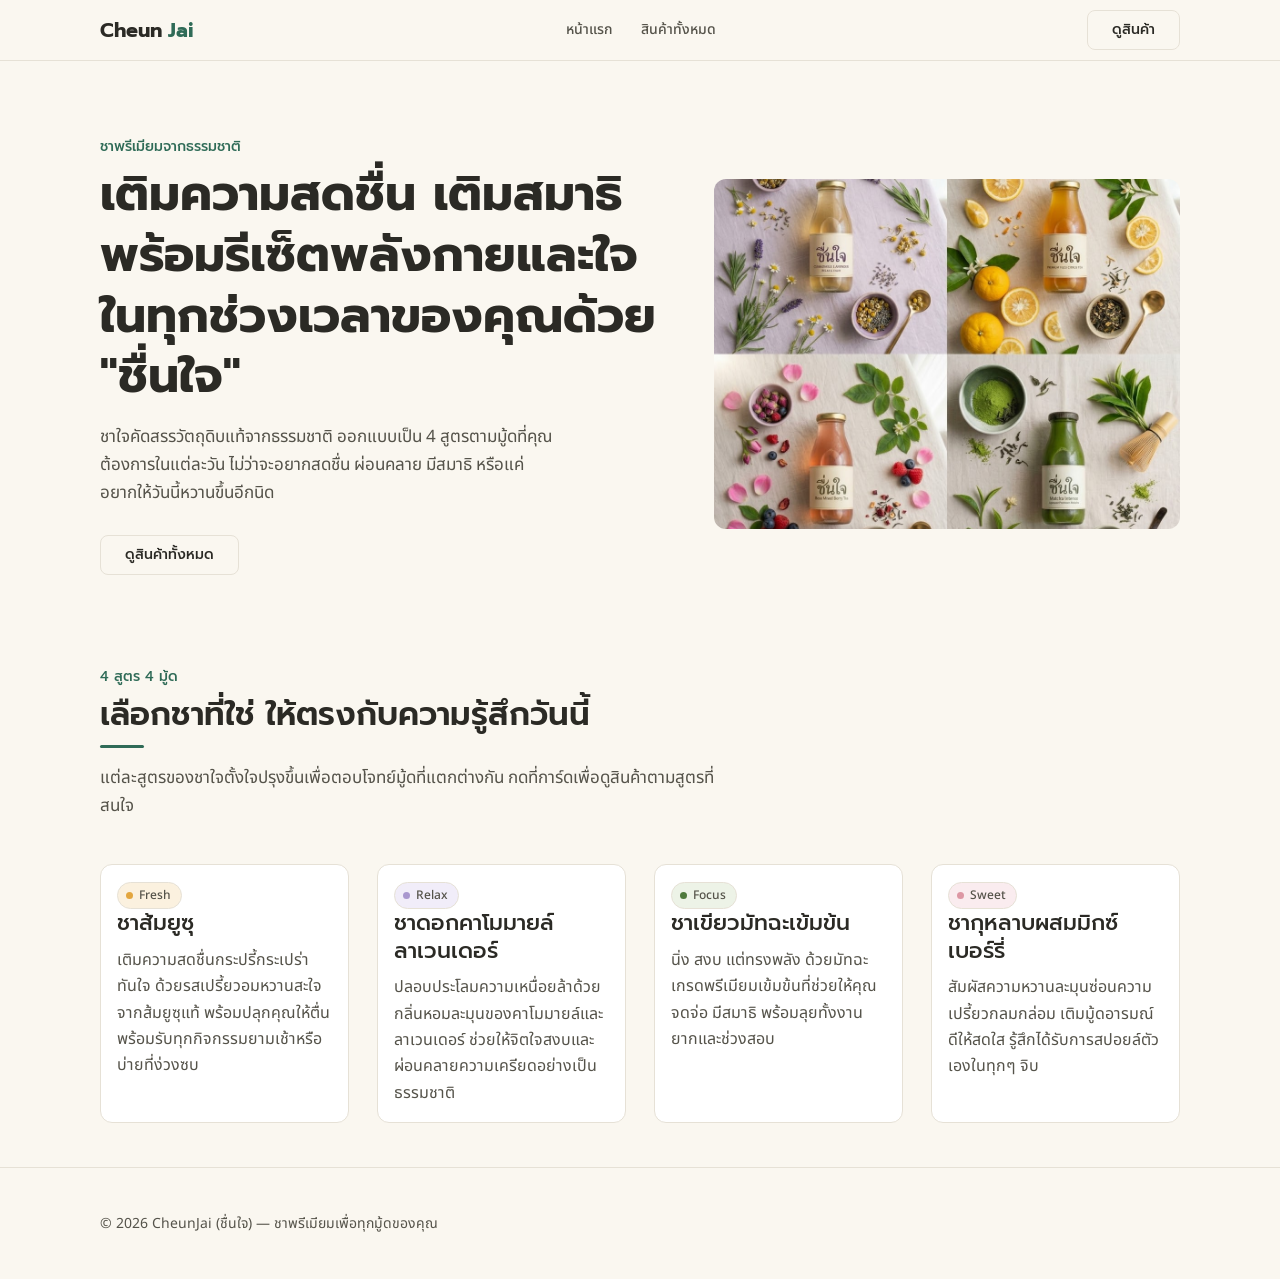
<file: index.html>
<!DOCTYPE html>
<html lang="th">
<head>
  <meta charset="UTF-8">
  <meta name="viewport" content="width=device-width, initial-scale=1.0">
  <title>CheunJai ชื่นใจ — ชาพรีเมียมเพื่อทุกมู้ดของคุณ</title>
  <meta name="description" content="ชาพรีเมียมจากธรรมชาติ 4 สูตร 4 มู้ด Fresh, Relax, Focus, Sweet เติมความสดชื่นและสมดุลให้ทุกวันของคุณ">
  <link rel="stylesheet" href="style.css">
</head>
<body>

  <header class="site-header">
    <div class="container site-header__inner">
      <a href="index.html" class="brand">Cheun<span>Jai</span></a>
      <nav class="nav-links" aria-label="เมนูหลัก">
        <a href="index.html">หน้าแรก</a>
        <a href="product.html">สินค้าทั้งหมด</a>
      </nav>
      <a href="product.html" class="btn btn-secondary">ดูสินค้า</a>
    </div>
  </header>

  <main>

    <!-- Hero -->
    <section class="hero">
      <div class="container hero__grid">
        <div>
          <span class="eyebrow">ชาพรีเมียมจากธรรมชาติ</span>
          <h1>เติมความสดชื่น เติมสมาธิ พร้อมรีเซ็ตพลังกายและใจในทุกช่วงเวลาของคุณด้วย "ชื่นใจ"</h1>
          <p class="hero__lede">ชาใจคัดสรรวัตถุดิบแท้จากธรรมชาติ ออกแบบเป็น 4 สูตรตามมู้ดที่คุณต้องการในแต่ละวัน ไม่ว่าจะอยากสดชื่น ผ่อนคลาย มีสมาธิ หรือแค่อยากให้วันนี้หวานขึ้นอีกนิด</p>
          <div class="hero__actions">
            <a href="product.html" class="btn btn-secondary">ดูสินค้าทั้งหมด</a>
          </div>
        </div>
        <div class="hero__media">
          <img src="hero.jpg" alt="เครื่องดื่มชาพรีเมียม CheunJai วางเรียงพร้อมเสิร์ฟ" loading="lazy">
        </div>
      </div>
    </section>

    <!-- Mood recipes -->
    <section class="section section--tight">
      <div class="container">
        <div class="section-intro">
          <span class="eyebrow">4 สูตร 4 มู้ด</span>
          <h2>เลือกชาที่ใช่ ให้ตรงกับความรู้สึกวันนี้</h2>
          <div class="rule-accent"></div>
          <p>แต่ละสูตรของชาใจตั้งใจปรุงขึ้นเพื่อตอบโจทย์มู้ดที่แตกต่างกัน กดที่การ์ดเพื่อดูสินค้าตามสูตรที่สนใจ</p>
        </div>

        <div class="grid grid--products">

          <a href="product.html?mood=fresh" class="card" data-mood="fresh">
            <span class="mood-tag mood-fresh">Fresh</span>
            <h3>ชาส้มยูซุ</h3>
            <p>เติมความสดชื่นกระปรี้กระเปร่าทันใจ ด้วยรสเปรี้ยวอมหวานสะใจจากส้มยูซุแท้ พร้อมปลุกคุณให้ตื่นพร้อมรับทุกกิจกรรมยามเช้าหรือบ่ายที่ง่วงซบ</p>
          </a>

          <a href="product.html?mood=relax" class="card" data-mood="relax">
            <span class="mood-tag mood-relax">Relax</span>
            <h3>ชาดอกคาโมมายล์ลาเวนเดอร์</h3>
            <p>ปลอบประโลมความเหนื่อยล้าด้วยกลิ่นหอมละมุนของคาโมมายล์และลาเวนเดอร์ ช่วยให้จิตใจสงบและผ่อนคลายความเครียดอย่างเป็นธรรมชาติ</p>
          </a>

          <a href="product.html?mood=focus" class="card" data-mood="focus">
            <span class="mood-tag mood-focus">Focus</span>
            <h3>ชาเขียวมัทฉะเข้มข้น</h3>
            <p>นิ่ง สงบ แต่ทรงพลัง ด้วยมัทฉะเกรดพรีเมียมเข้มข้นที่ช่วยให้คุณจดจ่อ มีสมาธิ พร้อมลุยทั้งงานยากและช่วงสอบ</p>
          </a>

          <a href="product.html?mood=sweet" class="card" data-mood="sweet">
            <span class="mood-tag mood-sweet">Sweet</span>
            <h3>ชากุหลาบผสมมิกซ์เบอร์รี่</h3>
            <p>สัมผัสความหวานละมุนซ่อนความเปรี้ยวกลมกล่อม เติมมู้ดอารมณ์ดีให้สดใส รู้สึกได้รับการสปอยล์ตัวเองในทุกๆ จิบ</p>
          </a>

        </div>
      </div>
    </section>

  </main>

  <footer class="site-footer">
    <div class="container">
      <p>© 2026 CheunJai (ชื่นใจ) — ชาพรีเมียมเพื่อทุกมู้ดของคุณ</p>
    </div>
  </footer>

  <script src="script.js" defer></script>
</body>
</html>
</file>
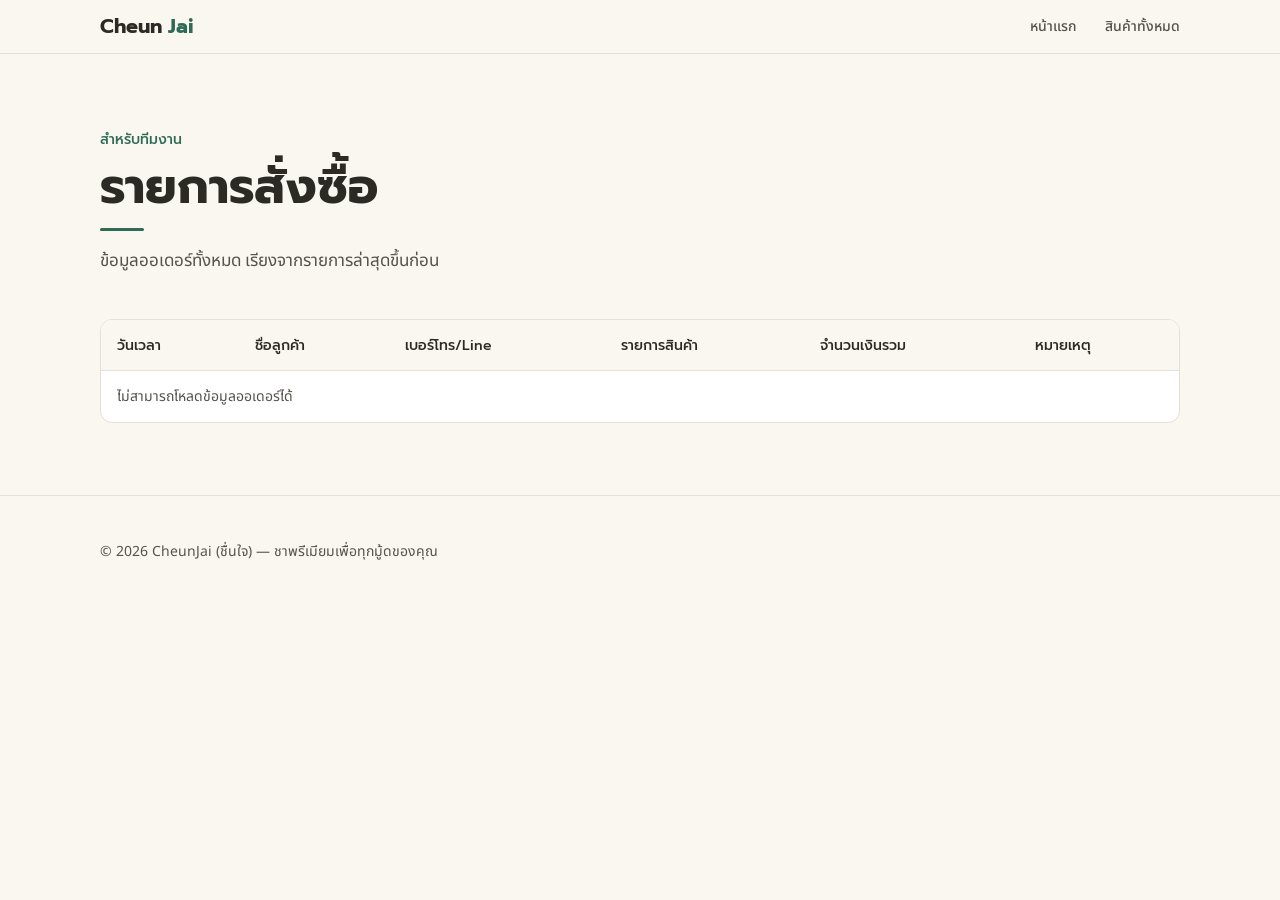
<file: admin.html>
<!DOCTYPE html>
<html lang="th">
<head>
  <meta charset="UTF-8">
  <meta name="viewport" content="width=device-width, initial-scale=1.0">
  <title>รายการสั่งซื้อ (Admin) — CheunJai ชื่นใจ</title>
  <link rel="stylesheet" href="style.css">
</head>
<body>

  <header class="site-header">
    <div class="container site-header__inner">
      <a href="index.html" class="brand">Cheun<span>Jai</span></a>
      <nav class="nav-links" aria-label="เมนูหลัก">
        <a href="index.html">หน้าแรก</a>
        <a href="product.html">สินค้าทั้งหมด</a>
      </nav>
    </div>
  </header>

  <main>
    <section class="section">
      <div class="container">

        <div class="section-intro">
          <span class="eyebrow">สำหรับทีมงาน</span>
          <h1>รายการสั่งซื้อ</h1>
          <div class="rule-accent"></div>
          <p>ข้อมูลออเดอร์ทั้งหมด เรียงจากรายการล่าสุดขึ้นก่อน</p>
        </div>

        <div class="table-wrap">
          <table id="ordersTable" class="data-table">
            <thead>
              <tr>
                <th>วันเวลา</th>
                <th>ชื่อลูกค้า</th>
                <th>เบอร์โทร/Line</th>
                <th>รายการสินค้า</th>
                <th>จำนวนเงินรวม</th>
                <th>หมายเหตุ</th>
              </tr>
            </thead>
            <tbody></tbody>
          </table>
        </div>

      </div>
    </section>
  </main>

  <footer class="site-footer">
    <div class="container">
      <p>© 2026 CheunJai (ชื่นใจ) — ชาพรีเมียมเพื่อทุกมู้ดของคุณ</p>
    </div>
  </footer>

  <script src="script.js" defer></script>
</body>
</html>
</file>
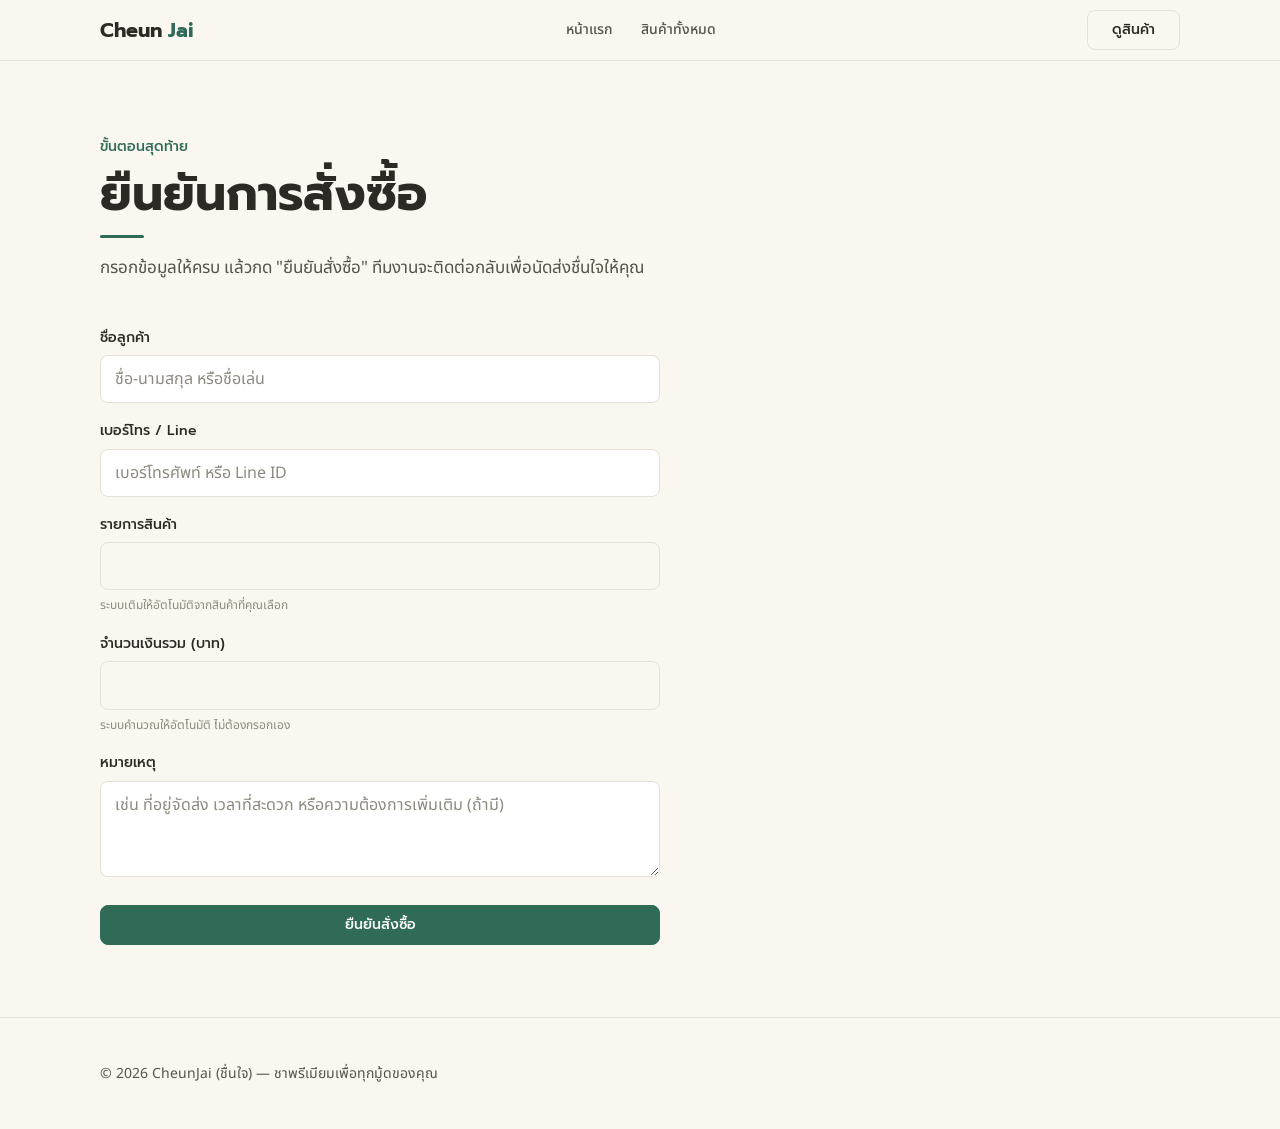
<file: order.html>
<!DOCTYPE html>
<html lang="th">
<head>
  <meta charset="UTF-8">
  <meta name="viewport" content="width=device-width, initial-scale=1.0">
  <title>ยืนยันการสั่งซื้อ — CheunJai ชื่นใจ</title>
  <meta name="description" content="กรอกข้อมูลเพื่อยืนยันการสั่งซื้อชาพรีเมียม CheunJai ชื่นใจ">
  <link rel="stylesheet" href="style.css">
</head>
<body>

  <header class="site-header">
    <div class="container site-header__inner">
      <a href="index.html" class="brand">Cheun<span>Jai</span></a>
      <nav class="nav-links" aria-label="เมนูหลัก">
        <a href="index.html">หน้าแรก</a>
        <a href="product.html">สินค้าทั้งหมด</a>
      </nav>
      <a href="product.html" class="btn btn-secondary">ดูสินค้า</a>
    </div>
  </header>

  <main>
    <section class="section">
      <div class="container">

        <div class="section-intro">
          <span class="eyebrow">ขั้นตอนสุดท้าย</span>
          <h1>ยืนยันการสั่งซื้อ</h1>
          <div class="rule-accent"></div>
          <p>กรอกข้อมูลให้ครบ แล้วกด "ยืนยันสั่งซื้อ" ทีมงานจะติดต่อกลับเพื่อนัดส่งชื่นใจให้คุณ</p>
        </div>

        <form id="orderForm" class="form" novalidate>

          <div class="form-field">
            <label for="customerName">ชื่อลูกค้า</label>
            <input type="text" id="customerName" name="customerName" placeholder="ชื่อ-นามสกุล หรือชื่อเล่น" required>
          </div>

          <div class="form-field">
            <label for="contact">เบอร์โทร / Line</label>
            <input type="text" id="contact" name="contact" placeholder="เบอร์โทรศัพท์ หรือ Line ID" required>
          </div>

          <div class="form-field">
            <label for="items">รายการสินค้า</label>
            <input type="text" id="items" name="items" readonly>
            <span class="hint">ระบบเติมให้อัตโนมัติจากสินค้าที่คุณเลือก</span>
          </div>

          <div class="form-field">
            <label for="total">จำนวนเงินรวม (บาท)</label>
            <input type="text" id="total" name="total" readonly>
            <span class="hint">ระบบคำนวณให้อัตโนมัติ ไม่ต้องกรอกเอง</span>
          </div>

          <div class="form-field">
            <label for="note">หมายเหตุ</label>
            <textarea id="note" name="note" placeholder="เช่น ที่อยู่จัดส่ง เวลาที่สะดวก หรือความต้องการเพิ่มเติม (ถ้ามี)"></textarea>
          </div>

          <div class="form-actions">
            <button type="submit" class="btn btn-primary btn-block">ยืนยันสั่งซื้อ</button>
          </div>

        </form>

      </div>
    </section>
  </main>

  <footer class="site-footer">
    <div class="container">
      <p>© 2026 CheunJai (ชื่นใจ) — ชาพรีเมียมเพื่อทุกมู้ดของคุณ</p>
    </div>
  </footer>

  <script src="script.js" defer></script>
</body>
</html>
</file>
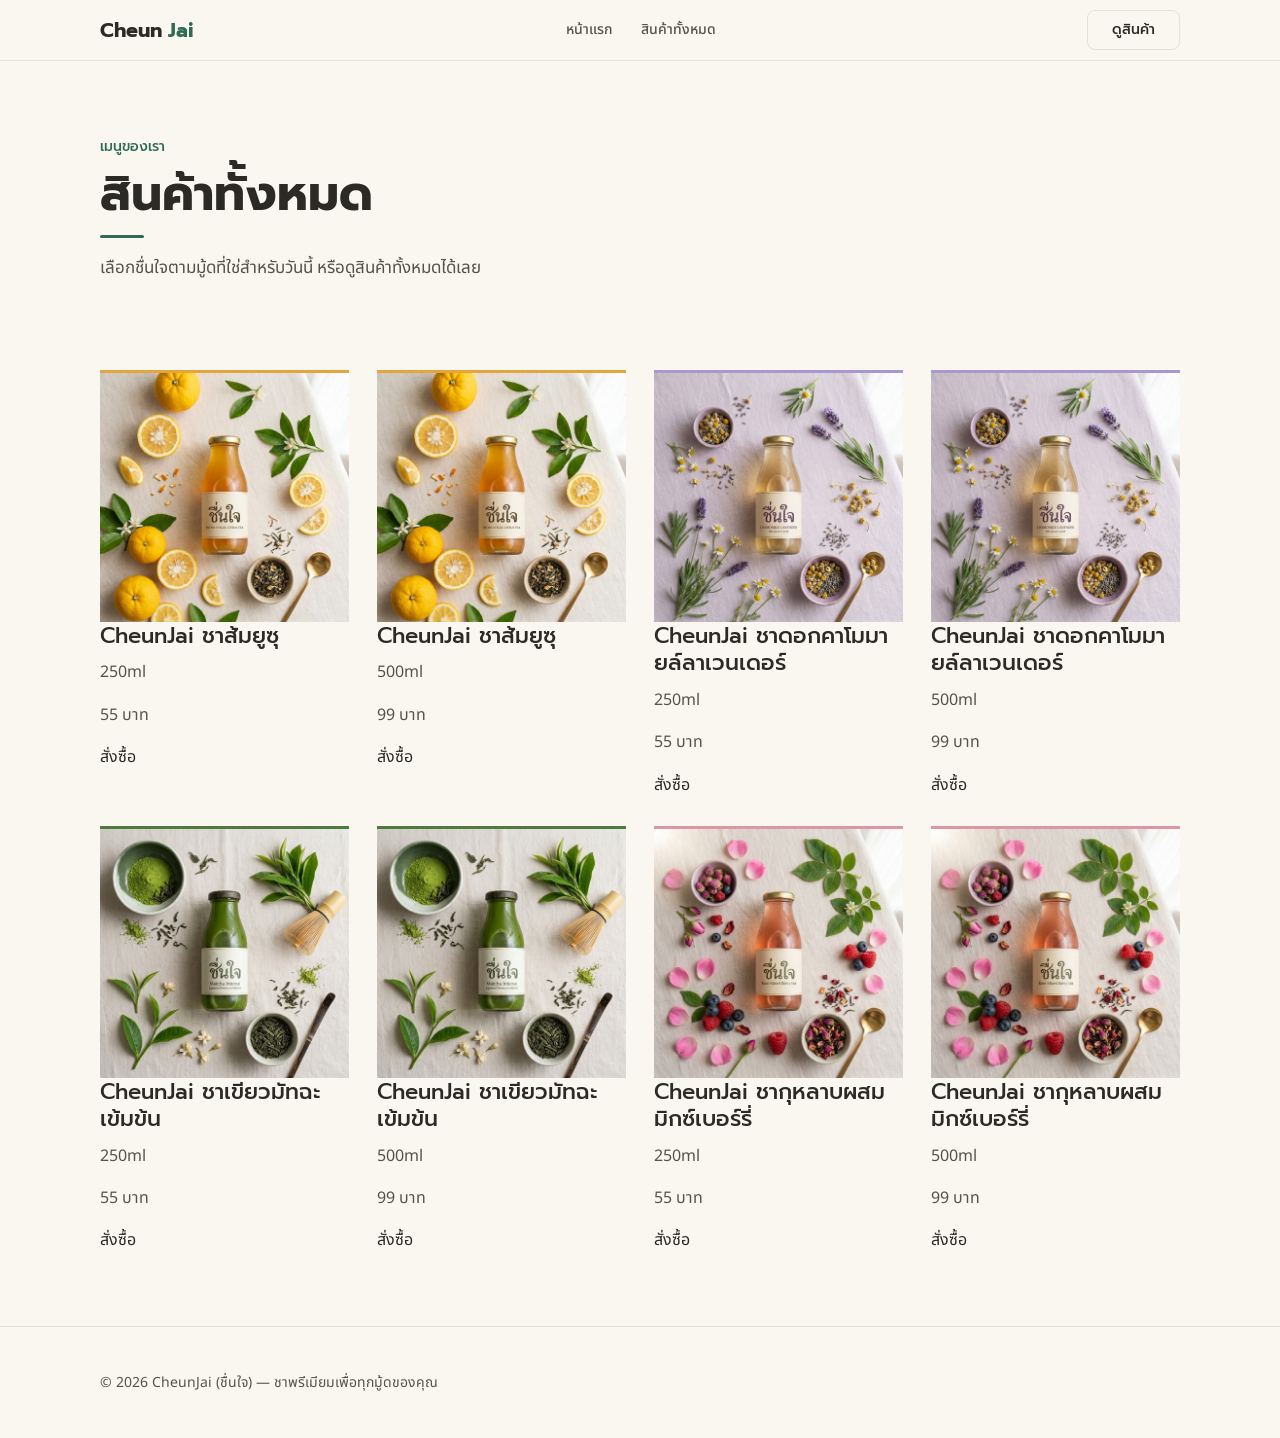
<file: product.html>
<!DOCTYPE html>
<html lang="th">
<head>
  <meta charset="UTF-8">
  <meta name="viewport" content="width=device-width, initial-scale=1.0">
  <title>สินค้าทั้งหมด — CheunJai ชื่นใจ</title>
  <meta name="description" content="เลือกซื้อชาพรีเมียม CheunJai ชื่นใจ ครบทั้ง 4 สูตร Fresh, Relax, Focus, Sweet ทั้งไซส์เล็กและใหญ่">
  <link rel="stylesheet" href="style.css">
</head>
<body>

  <header class="site-header">
    <div class="container site-header__inner">
      <a href="index.html" class="brand">Cheun<span>Jai</span></a>
      <nav class="nav-links" aria-label="เมนูหลัก">
        <a href="index.html">หน้าแรก</a>
        <a href="product.html">สินค้าทั้งหมด</a>
      </nav>
      <a href="product.html" class="btn btn-secondary">ดูสินค้า</a>
    </div>
  </header>

  <main>
    <section class="section">
      <div class="container">

        <div class="section-intro">
          <span class="eyebrow">เมนูของเรา</span>
          <h1>สินค้าทั้งหมด</h1>
          <div class="rule-accent"></div>
          <p>เลือกชื่นใจตามมู้ดที่ใช่สำหรับวันนี้ หรือดูสินค้าทั้งหมดได้เลย</p>
        </div>

        <div id="filter-bar" style="display:flex;flex-wrap:wrap;gap:var(--space-xs);margin-bottom:var(--space-lg);"></div>

        <div id="product-list" class="grid grid--products"></div>

      </div>
    </section>
  </main>

  <footer class="site-footer">
    <div class="container">
      <p>© 2026 CheunJai (ชื่นใจ) — ชาพรีเมียมเพื่อทุกมู้ดของคุณ</p>
    </div>
  </footer>

  <script src="script.js" defer></script>
</body>
</html>
</file>
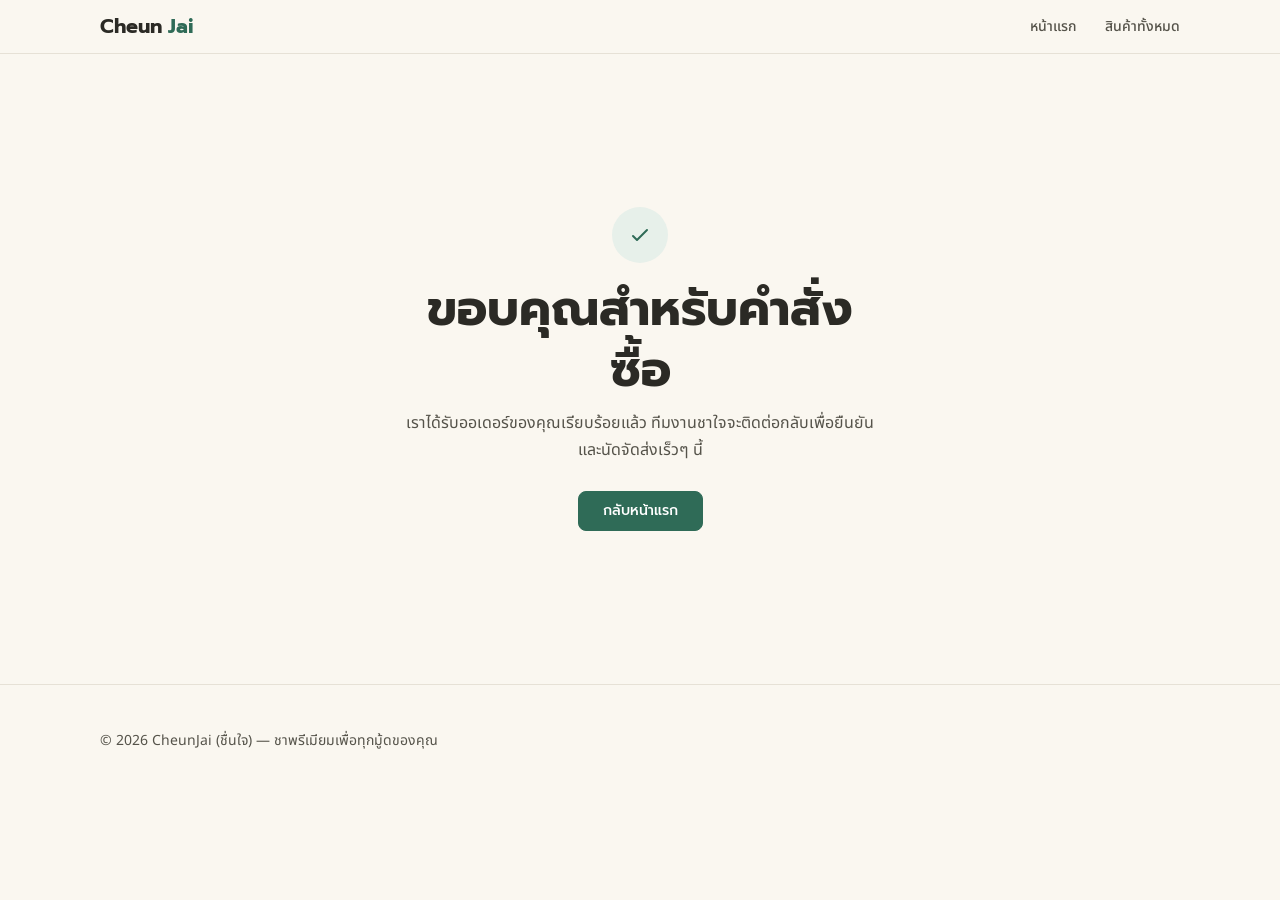
<file: thankyou.html>
<!DOCTYPE html>
<html lang="th">
<head>
  <meta charset="UTF-8">
  <meta name="viewport" content="width=device-width, initial-scale=1.0">
  <title>ขอบคุณสำหรับคำสั่งซื้อ — CheunJai ชื่นใจ</title>
  <link rel="stylesheet" href="style.css">
</head>
<body>

  <header class="site-header">
    <div class="container site-header__inner">
      <a href="index.html" class="brand">Cheun<span>Jai</span></a>
      <nav class="nav-links" aria-label="เมนูหลัก">
        <a href="index.html">หน้าแรก</a>
        <a href="product.html">สินค้าทั้งหมด</a>
      </nav>
    </div>
  </header>

  <main>
    <section class="state-page">
      <div class="state-page__inner">
        <div class="state-page__icon" aria-hidden="true">
          <svg width="24" height="24" viewBox="0 0 24 24" fill="none" xmlns="http://www.w3.org/2000/svg">
            <path d="M5 13l4 4L19 7" stroke="currentColor" stroke-width="2" stroke-linecap="round" stroke-linejoin="round"/>
          </svg>
        </div>
        <h1>ขอบคุณสำหรับคำสั่งซื้อ</h1>
        <p>เราได้รับออเดอร์ของคุณเรียบร้อยแล้ว ทีมงานชาใจจะติดต่อกลับเพื่อยืนยันและนัดจัดส่งเร็วๆ นี้</p>
        <div class="hero__actions" style="justify-content:center;margin-top:var(--space-md);">
          <a href="index.html" class="btn btn-primary">กลับหน้าแรก</a>
        </div>
      </div>
    </section>
  </main>

  <footer class="site-footer">
    <div class="container">
      <p>© 2026 CheunJai (ชื่นใจ) — ชาพรีเมียมเพื่อทุกมู้ดของคุณ</p>
    </div>
  </footer>

</body>
</html>
</file>
<file: style.css>
/* =========================================================
   ChaJai (ชาใจ) — Shared Theme
   Premium, breathable, herbal-wellness look.
   Base: warm off-white / cream. Accent: deep herbal mint green.
   Mood colors are used sparingly (dots, thin borders, small
   labels) — never as full card backgrounds.
   ========================================================= */

@import url('https://fonts.googleapis.com/css2?family=Prompt:wght@400;500;600;700&family=Noto+Sans+Thai:wght@300;400;500;600;700&display=swap');

:root {
  /* ---- Core palette ---- */
  --color-cream: #FAF7F0;       /* page background */
  --color-white: #FFFFFF;       /* card / surface background */
  --color-ink: #2B2A25;         /* primary text, warm near-black */
  --color-ink-soft: #55534A;    /* secondary text */
  --color-ink-faint: #8C8A7E;   /* tertiary text, placeholders */
  --color-line: #E6E1D6;        /* hairline borders */
  --color-mint: #2F6B57;        /* brand accent — herbal mint green */
  --color-mint-dark: #234F41;   /* accent hover / pressed */
  --color-mint-tint: #E7F0EA;   /* soft mint background wash */

  /* ---- Mood accents (used as small touches only) ---- */
  --mood-fresh: #E3A63F;   /* ยูซุ เหลือง-ส้มอ่อน */
  --mood-relax: #A997CF;   /* ลาเวนเดอร์อ่อน */
  --mood-focus: #4F7A3D;   /* มัทฉะเข้ม */
  --mood-sweet: #DD97A4;   /* กุหลาบชมพูอ่อน */

  --mood-fresh-tint: #FBF1DF;
  --mood-relax-tint: #F1EDF9;
  --mood-focus-tint: #EDF3E7;
  --mood-sweet-tint: #FAECEF;

  /* ---- Typography ---- */
  --font-heading: 'Prompt', 'Noto Sans Thai', sans-serif;
  --font-body: 'Noto Sans Thai', 'Prompt', sans-serif;

  --fs-h1: clamp(2rem, 1.6rem + 1.8vw, 3.25rem);
  --fs-h2: clamp(1.5rem, 1.3rem + 0.9vw, 2.25rem);
  --fs-h3: clamp(1.15rem, 1.05rem + 0.4vw, 1.5rem);
  --fs-body: 1rem;
  --fs-small: 0.875rem;
  --fs-tiny: 0.75rem;

  /* ---- Spacing scale ---- */
  --space-2xs: 0.375rem;
  --space-xs: 0.625rem;
  --space-sm: 1rem;
  --space-md: 1.75rem;
  --space-lg: 2.75rem;
  --space-xl: 4.5rem;
  --space-2xl: 7rem;

  /* ---- Shape ---- */
  --radius-sm: 8px;
  --radius-md: 12px;
  --radius-pill: 999px;
  --border-hairline: 1px solid var(--color-line);

  /* ---- Motion ---- */
  --ease-standard: cubic-bezier(0.4, 0, 0.2, 1);
  --dur-fast: 150ms;
  --dur-base: 220ms;

  /* ---- Layout ---- */
  --container-max: 1120px;
  --container-pad: 1.25rem;
}

/* =========================================================
   Reset
   ========================================================= */
*, *::before, *::after { box-sizing: border-box; }

html { -webkit-text-size-adjust: 100%; scroll-behavior: smooth; }

body {
  margin: 0;
  background: var(--color-cream);
  color: var(--color-ink);
  font-family: var(--font-body);
  font-size: var(--fs-body);
  font-weight: 400;
  line-height: 1.65;
  -webkit-font-smoothing: antialiased;
}

img { max-width: 100%; display: block; }

ul, ol { padding: 0; margin: 0; list-style: none; }

a { color: inherit; text-decoration: none; }

button, input, textarea, select { font-family: inherit; font-size: inherit; color: inherit; }

button { cursor: pointer; background: none; border: none; }

h1, h2, h3, h4 {
  font-family: var(--font-heading);
  font-weight: 600;
  line-height: 1.25;
  margin: 0 0 var(--space-xs);
  color: var(--color-ink);
}

h1 { font-size: var(--fs-h1); font-weight: 700; }
h2 { font-size: var(--fs-h2); }
h3 { font-size: var(--fs-h3); font-weight: 500; }

p { margin: 0 0 var(--space-sm); color: var(--color-ink-soft); }

p:last-child { margin-bottom: 0; }

/* Visible focus state for keyboard users */
a:focus-visible,
button:focus-visible,
input:focus-visible,
[tabindex]:focus-visible {
  outline: 2px solid var(--color-mint);
  outline-offset: 3px;
  border-radius: var(--radius-sm);
}

@media (prefers-reduced-motion: reduce) {
  *, *::before, *::after {
    animation-duration: 0.001ms !important;
    animation-iteration-count: 1 !important;
    transition-duration: 0.001ms !important;
    scroll-behavior: auto !important;
  }
}

/* =========================================================
   Layout helpers
   ========================================================= */
.container {
  width: 100%;
  max-width: var(--container-max);
  margin-inline: auto;
  padding-inline: var(--container-pad);
}

.section {
  padding-block: var(--space-xl);
}

.section--tight { padding-block: var(--space-lg); }

.stack { display: flex; flex-direction: column; }

.center-text { text-align: center; }

.eyebrow {
  display: inline-block;
  font-family: var(--font-heading);
  font-size: var(--fs-small);
  font-weight: 500;
  color: var(--color-mint);
  margin-bottom: var(--space-2xs);
}

.section-intro {
  max-width: 620px;
  margin-bottom: var(--space-lg);
}

.section-intro p {
  font-size: 1.0625rem;
}

/* Thin decorative rule, used under section headings instead of a
   heavy background block — keeps things quiet and specific. */
.rule-accent {
  width: 44px;
  height: 3px;
  border-radius: var(--radius-pill);
  background: var(--color-mint);
  margin-block: var(--space-xs) var(--space-sm);
}

/* =========================================================
   Buttons
   ========================================================= */
.btn {
  display: inline-flex;
  align-items: center;
  justify-content: center;
  gap: var(--space-2xs);
  padding: 0.75rem 1.5rem;
  border-radius: var(--radius-sm);
  font-family: var(--font-heading);
  font-size: var(--fs-small);
  font-weight: 500;
  line-height: 1;
  white-space: nowrap;
  transition: background-color var(--dur-fast) var(--ease-standard),
              border-color var(--dur-fast) var(--ease-standard),
              color var(--dur-fast) var(--ease-standard);
}

.btn-primary {
  background: var(--color-mint);
  color: var(--color-white);
  border: 1px solid var(--color-mint);
}

.btn-primary:hover { background: var(--color-mint-dark); border-color: var(--color-mint-dark); }

.btn-secondary {
  background: transparent;
  color: var(--color-ink);
  border: 1px solid var(--color-line);
}

.btn-secondary:hover {
  border-color: var(--color-mint);
  color: var(--color-mint);
}

.btn-ghost {
  background: transparent;
  color: var(--color-mint);
  border: 1px solid transparent;
  padding-inline: 0.25rem;
}

.btn-ghost:hover { color: var(--color-mint-dark); }

.btn-block { width: 100%; }

/* =========================================================
   Cards
   ========================================================= */
.card {
  background: var(--color-white);
  border: var(--border-hairline);
  border-radius: var(--radius-md);
  padding: var(--space-sm);
  transition: border-color var(--dur-base) var(--ease-standard),
              transform var(--dur-base) var(--ease-standard);
}

.card:hover {
  border-color: var(--color-mint);
  transform: translateY(-2px);
}

/* Product card: a thin top border in the mood color is the only
   full-width mood treatment — everything else stays neutral. */
.product-card {
  display: flex;
  flex-direction: column;
  overflow: hidden;
  padding: 0;
  border-top: 3px solid var(--mood-accent, var(--color-line));
}

.product-card__media {
  aspect-ratio: 4 / 3;
  overflow: hidden;
  background: var(--color-mint-tint);
}

.product-card__media img {
  width: 100%;
  height: 100%;
  object-fit: cover;
}

.product-card__body {
  padding: var(--space-sm);
  display: flex;
  flex-direction: column;
  gap: var(--space-2xs);
}

.product-card__name {
  font-family: var(--font-heading);
  font-size: 1.0625rem;
  font-weight: 500;
  margin: 0;
}

.product-card__size {
  font-size: var(--fs-small);
  color: var(--color-ink-faint);
}

.product-card__desc {
  font-size: var(--fs-small);
  color: var(--color-ink-soft);
  margin: var(--space-2xs) 0 var(--space-xs);
}

.product-card__footer {
  margin-top: auto;
  display: flex;
  align-items: center;
  justify-content: space-between;
  gap: var(--space-sm);
  padding-top: var(--space-xs);
}

.product-card__price {
  font-family: var(--font-heading);
  font-weight: 600;
  font-size: 1.125rem;
  color: var(--color-ink);
}

.product-card__price small {
  font-family: var(--font-body);
  font-weight: 400;
  font-size: var(--fs-tiny);
  color: var(--color-ink-faint);
  margin-left: 2px;
}

/* =========================================================
   Mood tags — a colored dot + label, or a hairline chip.
   Backgrounds stay tinted and light, never the saturated hue.
   ========================================================= */
.mood-tag {
  display: inline-flex;
  align-items: center;
  gap: 6px;
  font-size: var(--fs-tiny);
  font-weight: 500;
  color: var(--color-ink-soft);
  padding: 3px 10px 3px 8px;
  border-radius: var(--radius-pill);
  background: var(--color-cream);
  border: var(--border-hairline);
}

.mood-tag::before {
  content: "";
  width: 7px;
  height: 7px;
  border-radius: 50%;
  background: var(--mood-accent, var(--color-mint));
  flex-shrink: 0;
}

.mood-fresh { --mood-accent: var(--mood-fresh); }
.mood-relax { --mood-accent: var(--mood-relax); }
.mood-focus { --mood-accent: var(--mood-focus); }
.mood-sweet { --mood-accent: var(--mood-sweet); }

.mood-fresh.mood-tag { background: var(--mood-fresh-tint); }
.mood-relax.mood-tag { background: var(--mood-relax-tint); }
.mood-focus.mood-tag { background: var(--mood-focus-tint); }
.mood-sweet.mood-tag { background: var(--mood-sweet-tint); }

/* Mood filter pills (e.g. for a product-filter bar) reuse the
   same token via data attribute so JS can set one class. */
[data-mood="fresh"] { --mood-accent: var(--mood-fresh); }
[data-mood="relax"] { --mood-accent: var(--mood-relax); }
[data-mood="focus"] { --mood-accent: var(--mood-focus); }
[data-mood="sweet"] { --mood-accent: var(--mood-sweet); }

/* =========================================================
   Grid
   ========================================================= */
.grid {
  display: grid;
  gap: var(--space-md);
  grid-template-columns: 1fr;
}

@media (min-width: 560px) {
  .grid--products { grid-template-columns: repeat(2, 1fr); }
}

@media (min-width: 900px) {
  .grid--products { grid-template-columns: repeat(3, 1fr); }
}

@media (min-width: 1180px) {
  .grid--products { grid-template-columns: repeat(4, 1fr); }
}

/* =========================================================
   Header / Nav (shell — pages fill in content)
   ========================================================= */
.site-header {
  position: sticky;
  top: 0;
  z-index: 40;
  background: rgba(250, 247, 240, 0.92);
  backdrop-filter: saturate(140%) blur(6px);
  border-bottom: var(--border-hairline);
}

.site-header__inner {
  display: flex;
  align-items: center;
  justify-content: space-between;
  padding-block: var(--space-xs);
}

.brand {
  display: flex;
  align-items: center;
  gap: var(--space-2xs);
  font-family: var(--font-heading);
  font-weight: 700;
  font-size: 1.25rem;
  color: var(--color-ink);
}

.brand span {
  color: var(--color-mint);
}

.nav-links {
  display: none;
  align-items: center;
  gap: var(--space-md);
  font-size: var(--fs-small);
  font-weight: 500;
}

@media (min-width: 768px) {
  .nav-links { display: flex; }
}

.nav-links a { color: var(--color-ink-soft); transition: color var(--dur-fast); }
.nav-links a:hover { color: var(--color-mint); }

/* =========================================================
   Hero (shell)
   ========================================================= */
.hero {
  padding-block: var(--space-xl) var(--space-lg);
}

.hero__grid {
  display: grid;
  gap: var(--space-lg);
  align-items: center;
}

@media (min-width: 860px) {
  .hero__grid { grid-template-columns: 1.1fr 0.9fr; }
}

.hero h1 { margin-bottom: var(--space-sm); }

.hero__lede {
  font-size: 1.0625rem;
  max-width: 46ch;
}

.hero__actions {
  display: flex;
  flex-wrap: wrap;
  gap: var(--space-sm);
  margin-top: var(--space-md);
}

.hero__media {
  border-radius: var(--radius-md);
  overflow: hidden;
  background: var(--color-mint-tint);
  aspect-ratio: 4 / 3;
}

.hero__media img { width: 100%; height: 100%; object-fit: cover; }

/* =========================================================
   Footer (shell)
   ========================================================= */
.site-footer {
  border-top: var(--border-hairline);
  padding-block: var(--space-lg);
  color: var(--color-ink-faint);
  font-size: var(--fs-small);
}

.site-footer a:hover { color: var(--color-mint); }

/* =========================================================
   Forms (order.html)
   ========================================================= */
.form {
  max-width: 560px;
}

.form-field {
  display: flex;
  flex-direction: column;
  gap: var(--space-2xs);
  margin-bottom: var(--space-sm);
}

.form-field label {
  font-family: var(--font-heading);
  font-size: var(--fs-small);
  font-weight: 500;
  color: var(--color-ink);
}

.form-field .hint {
  font-size: var(--fs-tiny);
  color: var(--color-ink-faint);
}

.form-field input,
.form-field textarea {
  width: 100%;
  background: var(--color-white);
  border: var(--border-hairline);
  border-radius: var(--radius-sm);
  padding: 0.7rem 0.85rem;
  color: var(--color-ink);
  transition: border-color var(--dur-fast) var(--ease-standard),
              box-shadow var(--dur-fast) var(--ease-standard);
}

.form-field input::placeholder,
.form-field textarea::placeholder {
  color: var(--color-ink-faint);
}

.form-field input:focus,
.form-field textarea:focus {
  outline: none;
  border-color: var(--color-mint);
  box-shadow: 0 0 0 3px var(--color-mint-tint);
}

.form-field textarea {
  resize: vertical;
  min-height: 96px;
}

.form-field input[readonly] {
  background: var(--color-cream);
  color: var(--color-ink-soft);
}

.form-actions {
  margin-top: var(--space-md);
}

/* =========================================================
   Table (admin.html)
   ========================================================= */
.table-wrap {
  width: 100%;
  overflow-x: auto;
  border: var(--border-hairline);
  border-radius: var(--radius-md);
  background: var(--color-white);
}

.data-table {
  width: 100%;
  border-collapse: collapse;
  min-width: 720px;
  font-size: var(--fs-small);
}

.data-table th,
.data-table td {
  text-align: left;
  padding: 0.85rem 1rem;
  border-bottom: var(--border-hairline);
  white-space: nowrap;
}

.data-table td {
  white-space: normal;
  color: var(--color-ink-soft);
}

.data-table thead th {
  font-family: var(--font-heading);
  font-weight: 500;
  color: var(--color-ink);
  background: var(--color-cream);
}

.data-table tbody tr:last-child td { border-bottom: none; }

.data-table tbody tr:hover { background: var(--color-mint-tint); }

/* =========================================================
   Simple centered state (thankyou.html)
   ========================================================= */
.state-page {
  min-height: 70vh;
  display: flex;
  align-items: center;
  justify-content: center;
  text-align: center;
  padding: var(--space-xl) var(--container-pad);
}

.state-page__inner { max-width: 480px; }

.state-page__icon {
  width: 56px;
  height: 56px;
  margin: 0 auto var(--space-sm);
  border-radius: 50%;
  background: var(--color-mint-tint);
  color: var(--color-mint);
  display: flex;
  align-items: center;
  justify-content: center;
}

/* =========================================================
   Utility
   ========================================================= */
.text-muted { color: var(--color-ink-faint); }
.text-mint { color: var(--color-mint); }
.mt-0 { margin-top: 0; }
.visually-hidden {
  position: absolute;
  width: 1px; height: 1px;
  padding: 0; margin: -1px;
  overflow: hidden;
  clip: rect(0,0,0,0);
  white-space: nowrap;
  border: 0;
}
</file>
